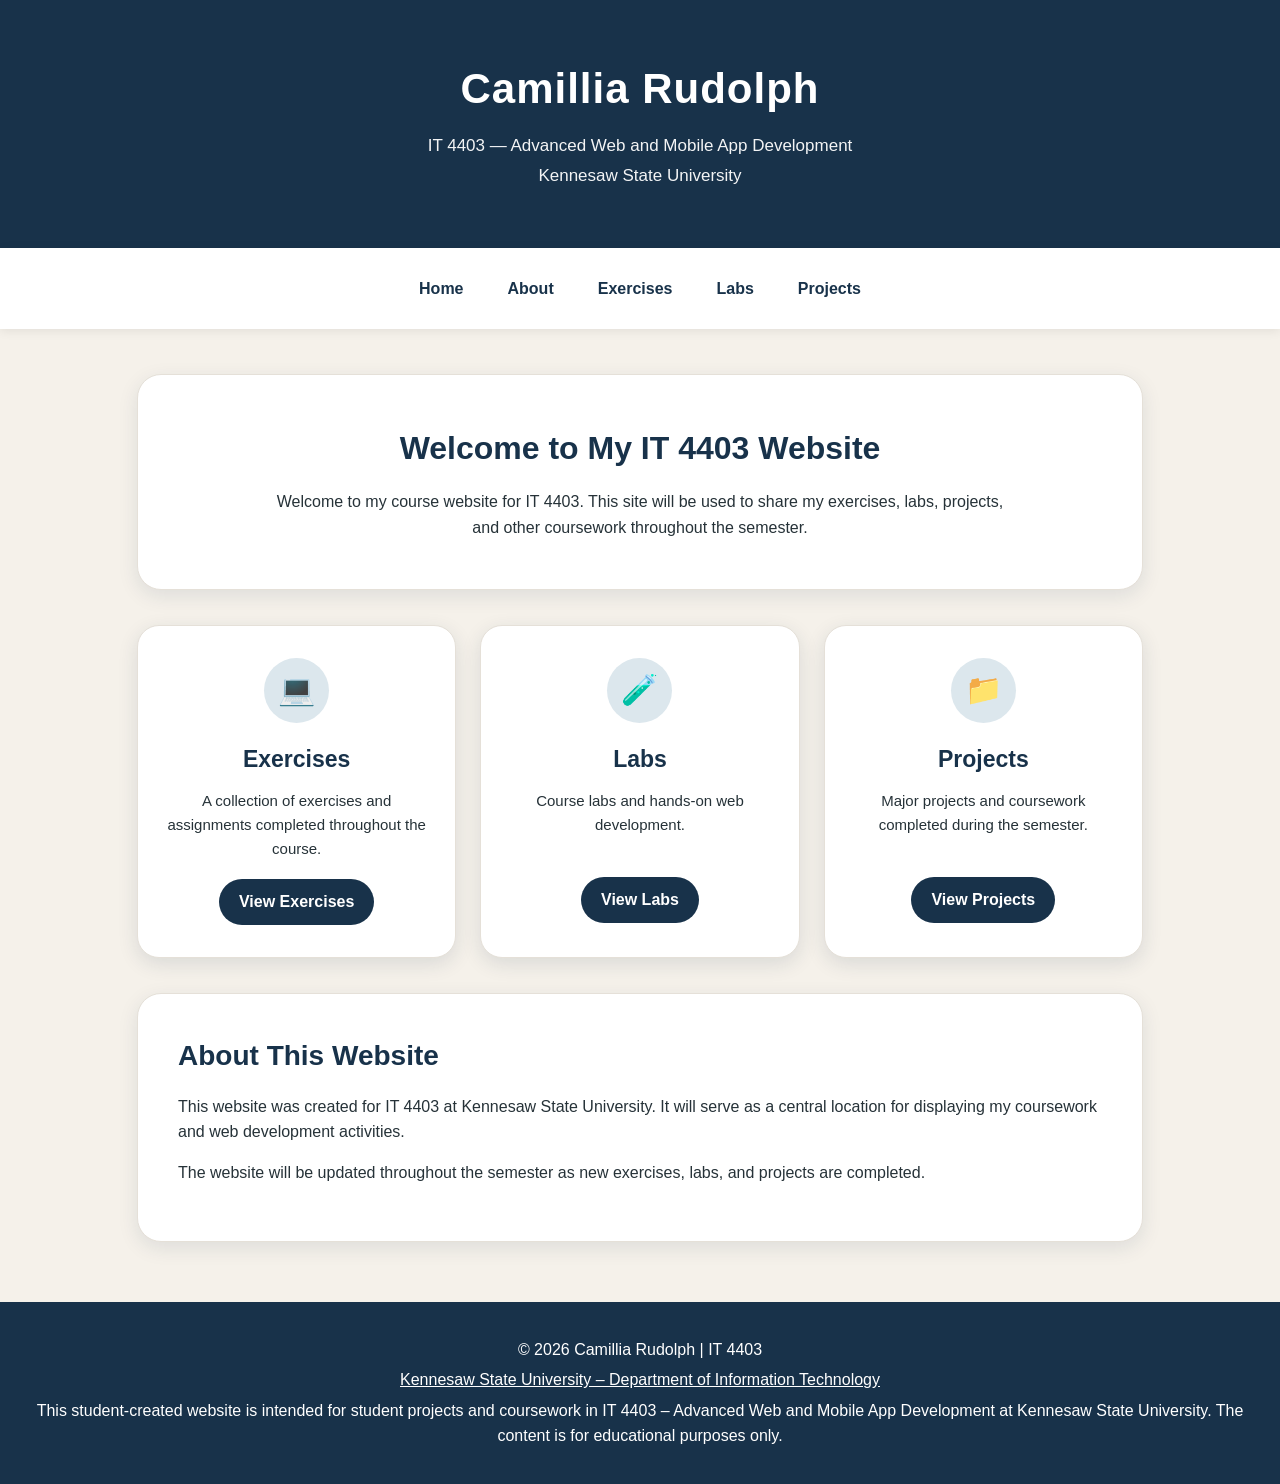
<file: index.html>
<!DOCTYPE html>
<html lang="en">
<head>
    <meta charset="UTF-8">
    <meta name="viewport" content="width=device-width, initial-scale=1.0">

    <title>Camillia Rudolph | IT 4403</title>

    <style>
        * {
            box-sizing: border-box;
            margin: 0;
            padding: 0;
        }

        body {
            font-family: Arial, Helvetica, sans-serif;
            background: #f5f1ea;
            color: #263238;
            line-height: 1.6;
        }

        header {
            background: #18324a;
            color: white;
            padding: 55px 20px;
            text-align: center;
        }

        header h1 {
            font-size: 42px;
            margin-bottom: 10px;
            letter-spacing: 1px;
        }

        header p {
            font-size: 17px;
            opacity: 0.95;
            margin: 3px 0;
        }

        nav {
            background: white;
            display: flex;
            justify-content: center;
            flex-wrap: wrap;
            gap: 8px;
            padding: 18px;
            box-shadow: 0 2px 10px rgba(0, 0, 0, 0.08);
            position: sticky;
            top: 0;
            z-index: 10;
        }

        nav a {
            text-decoration: none;
            color: #18324a;
            font-weight: bold;
            padding: 10px 18px;
            border-radius: 25px;
            transition: 0.2s ease;
        }

        nav a:hover {
            background: #dce7ed;
            transform: translateY(-2px);
        }

        .container {
            max-width: 1050px;
            margin: 45px auto;
            padding: 0 22px;
        }

        .welcome {
            background: white;
            padding: 48px 40px;
            border-radius: 24px;
            text-align: center;
            box-shadow: 0 6px 20px rgba(24, 50, 74, 0.10);
            margin-bottom: 35px;
            border: 1px solid #e5e0d8;
        }

        .welcome h2 {
            color: #18324a;
            margin-bottom: 15px;
            font-size: 32px;
        }

        .welcome p {
            max-width: 750px;
            margin: 0 auto;
            font-size: 16px;
        }

        .cards {
            display: grid;
            grid-template-columns: repeat(3, 1fr);
            gap: 24px;
            margin-top: 10px;
        }

        .card {
            background: white;
            padding: 32px 25px;
            border-radius: 22px;
            text-align: center;
            box-shadow: 0 6px 20px rgba(24, 50, 74, 0.12);
            border: 1px solid #e5e0d8;
            transition: transform 0.2s ease, box-shadow 0.2s ease;
        }

        .card:hover {
            transform: translateY(-5px);
            box-shadow: 0 10px 25px rgba(24, 50, 74, 0.18);
        }

        .card-icon {
            width: 65px;
            height: 65px;
            margin: 0 auto 18px;
            display: flex;
            align-items: center;
            justify-content: center;
            background: #dce7ed;
            border-radius: 50%;
            font-size: 30px;
        }

        .card h3 {
            color: #18324a;
            margin-bottom: 12px;
            font-size: 23px;
        }

        .card p {
            min-height: 70px;
            font-size: 15px;
        }

        .card a {
            display: inline-block;
            margin-top: 18px;
            text-decoration: none;
            background: #18324a;
            color: white;
            padding: 10px 20px;
            border-radius: 25px;
            font-weight: bold;
            transition: 0.2s ease;
        }

        .card a:hover {
            background: #31566f;
            transform: translateY(-2px);
        }

        .about {
            background: white;
            margin-top: 35px;
            padding: 40px;
            border-radius: 24px;
            box-shadow: 0 6px 20px rgba(24, 50, 74, 0.10);
            border: 1px solid #e5e0d8;
        }

        .about h2 {
            color: #18324a;
            margin-bottom: 15px;
            font-size: 28px;
        }

        .about p {
            margin-bottom: 15px;
        }

        footer {
            background: #18324a;
            color: white;
            text-align: center;
            padding: 30px 20px;
            margin-top: 60px;
        }

        footer p {
            margin: 5px 0;
        }

        @media (max-width: 700px) {

            header {
                padding: 40px 20px;
            }

            header h1 {
                font-size: 32px;
            }

            header p {
                font-size: 15px;
            }

            nav {
                position: static;
            }

            .cards {
                grid-template-columns: 1fr;
            }

            .welcome,
            .about {
                padding: 28px 22px;
            }

            .welcome h2 {
                font-size: 27px;
            }
        }
    </style>
</head>

<body>

    <header>
        <h1>Camillia Rudolph</h1>
        <p>IT 4403 — Advanced Web and Mobile App Development</p>
        <p>Kennesaw State University</p>
    </header>

    <nav>
        <a href="index.html">Home</a>
        <a href="about.html">About</a>
        <a href="exercises.html">Exercises</a>
        <a href="labs.html">Labs</a>
        <a href="projects.html">Projects</a>
    </nav>

    <main class="container">

        <section id="home" class="welcome">
            <h2>Welcome to My IT 4403 Website</h2>

            <p>
                Welcome to my course website for IT 4403.
                This site will be used to share my exercises, labs,
                projects, and other coursework throughout the semester.
            </p>
        </section>

        <section class="cards">

            <div id="exercises" class="card">

                <div class="card-icon">💻</div>

                <h3>Exercises</h3>

                <p>
                    A collection of exercises and assignments
                    completed throughout the course.
                </p>

                <a href="exercises.html">View Exercises</a>

            </div>

            <div id="labs" class="card">

                <div class="card-icon">🧪</div>

                <h3>Labs</h3>

                <p>
                    Course labs and hands-on web development.
                </p>

                <a href="labs.html">View Labs</a>

            </div>

            <div id="projects" class="card">

                <div class="card-icon">📁</div>

                <h3>Projects</h3>

                <p>
                    Major projects and coursework completed
                    during the semester.
                </p>

                <a href="projects.html">View Projects</a>

            </div>

        </section>

        <section id="about" class="about">

            <h2>About This Website</h2>

            <p>
                This website was created for IT 4403 at Kennesaw State
                University. It will serve as a central location for
                displaying my coursework and web development activities.
            </p>

            <p>
                The website will be updated throughout the semester
                as new exercises, labs, and projects are completed.
            </p>

        </section>

    </main>
<footer>
    <p>© 2026 Camillia Rudolph | IT 4403</p>

    <p>
        <a href="https://campus.kennesaw.edu/colleges-departments/ccse/academics/information-technology/index.php"
           target="_blank"
           style="color: white; text-decoration: underline;">
            Kennesaw State University – Department of Information Technology
        </a>
    </p>

    <p>
        This student-created website is intended for student projects
        and coursework in IT 4403 – Advanced Web and Mobile App Development
        at Kennesaw State University. The content is for educational
        purposes only.
    </p>
</footer>

</body>
</html>
</file>
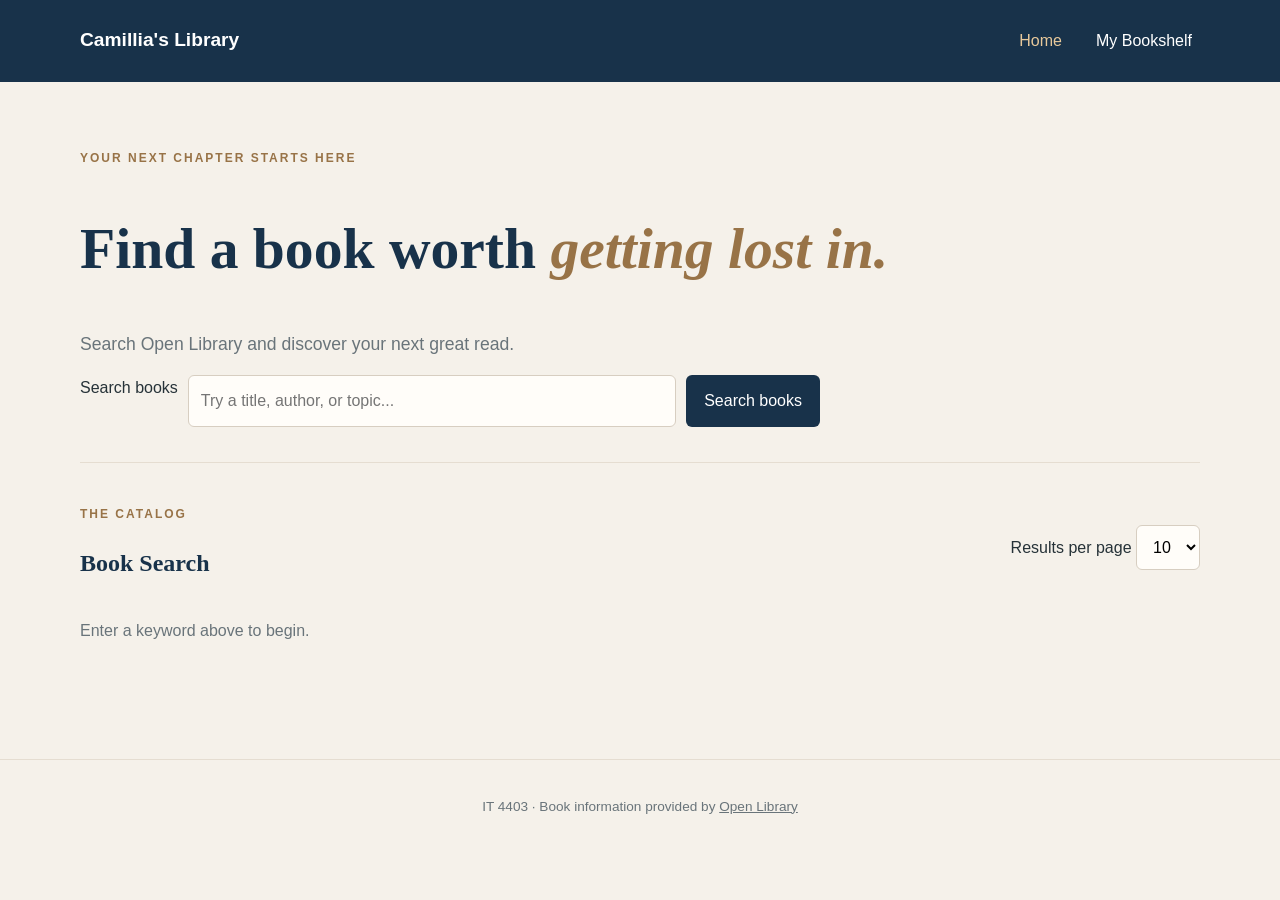
<file: milestone2/index.html>
<!DOCTYPE html>
<html lang="en">
<head>
  <meta charset="UTF-8">
  <meta name="viewport" content="width=device-width, initial-scale=1.0">
  <title>Book Search | Camillia's Library</title>
  <link rel="stylesheet" href="css/style.css">
  <script src="js/search.js" defer></script>
</head>
<body>
  <header class="site-header">
    <div class="nav-wrap">
      <a class="brand" href="index.html">Camillia's Library</a>
      <nav aria-label="Main navigation">
        <a href="index.html" aria-current="page">Home</a>
        <a href="bookshelf.html">My Bookshelf</a>
      </nav>
    </div>
  </header>

  <main class="container">
    <section class="hero">
      <p class="eyebrow">YOUR NEXT CHAPTER STARTS HERE</p>
      <h1>Find a book worth <em>getting lost in.</em></h1>
      <p class="hero-copy">Search Open Library and discover your next great read.</p>

      <form id="search-form" class="search-form">
        <label class="sr-only" for="search-input">Search books</label>
        <input
          id="search-input"
          type="search"
          placeholder="Try a title, author, or topic..."
          required
        >
        <button type="submit">Search books</button>
      </form>
    </section>

    <section class="results-section">
      <div class="section-heading">
        <div>
          <p class="eyebrow">THE CATALOG</p>
          <h2>Book Search</h2>
        </div>

        <label for="page-size">
          Results per page
          <select id="page-size">
            <option value="10">10</option>
            <option value="20">20</option>
            <option value="30">30</option>
            <option value="60">60</option>
          </select>
        </label>
      </div>

      <p id="search-status" class="status-message" role="status">
        Enter a keyword above to begin.
      </p>

      <div id="search-results" class="book-grid"></div>

      <div id="pagination" class="pagination-wrap" hidden>
        <label for="page-select">Choose page</label>
        <select id="page-select"></select>
      </div>
    </section>
  </main>

  <footer class="site-footer">
    <p>
      IT 4403 · Book information provided by
      <a href="https://openlibrary.org/" target="_blank" rel="noopener noreferrer">Open Library</a>
    </p>
  </footer>
</body>
</html>
</file>
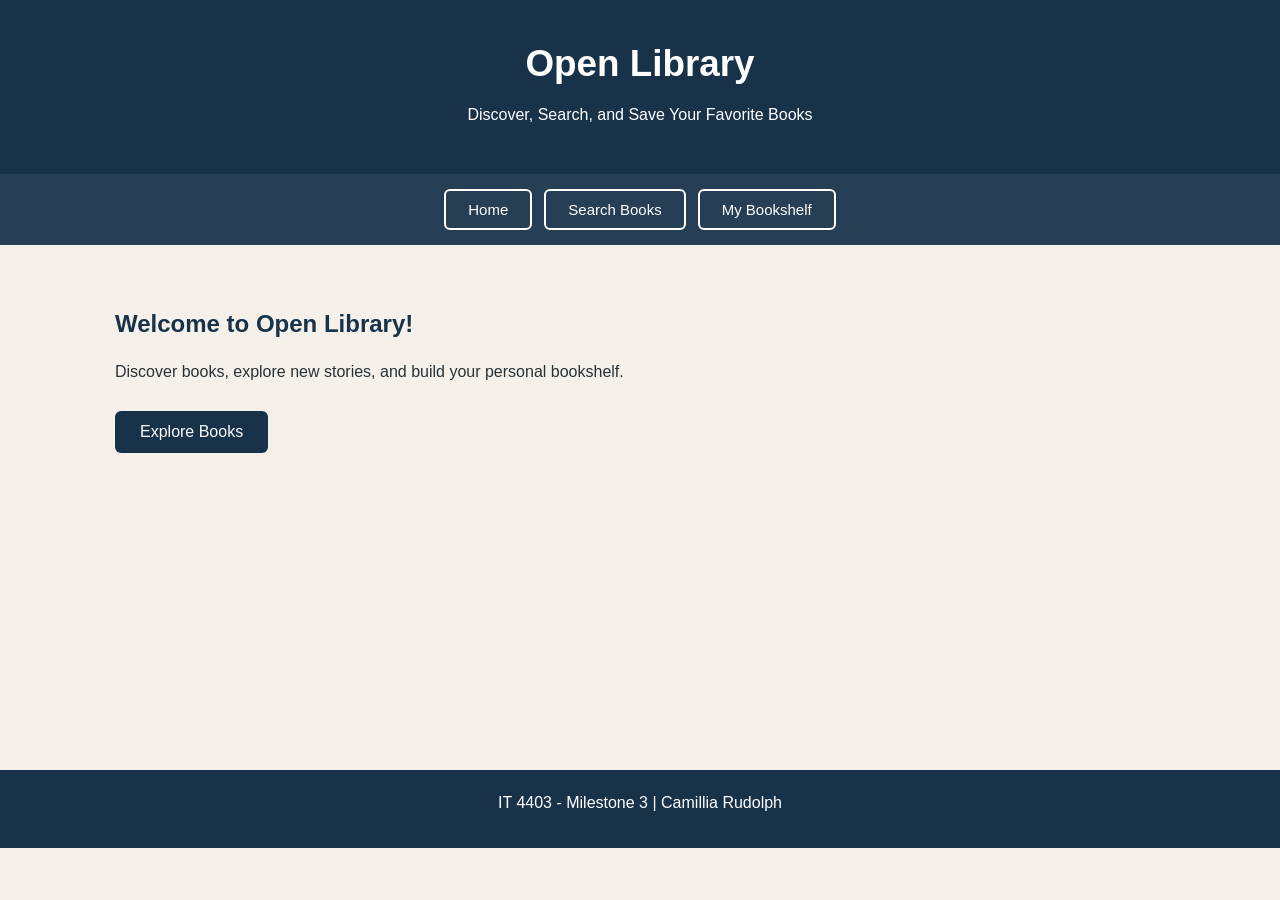
<file: milestone3/index.html>
<!DOCTYPE html>
<html lang="en">
<head>
    <meta charset="UTF-8">
    <meta name="viewport" content="width=device-width, initial-scale=1.0">
    <title>Open Library - Milestone 3</title>

    <link rel="stylesheet" href="style.css">

    <script src="https://code.jquery.com/jquery-3.7.1.min.js"></script>
    <script defer src="app.js"></script>
</head>

<body>

    <header>
        <h1>Open Library</h1>
        <p>Discover, Search, and Save Your Favorite Books</p>
    </header>

    <nav>
        <button id="homeBtn">Home</button>
        <button id="searchBtn">Search Books</button>
        <button id="bookshelfBtn">My Bookshelf</button>
    </nav>

    <main id="app">
        <section id="home">
            <h2>Welcome to Open Library!</h2>
            <p>Find your next favorite book.</p>
            <button id="startSearch">Explore Books</button>
        </section>
    </main>

    <footer>
        <p>IT 4403 - Milestone 3 | Camillia Rudolph</p>
    </footer>

</body>
</html>
</file>
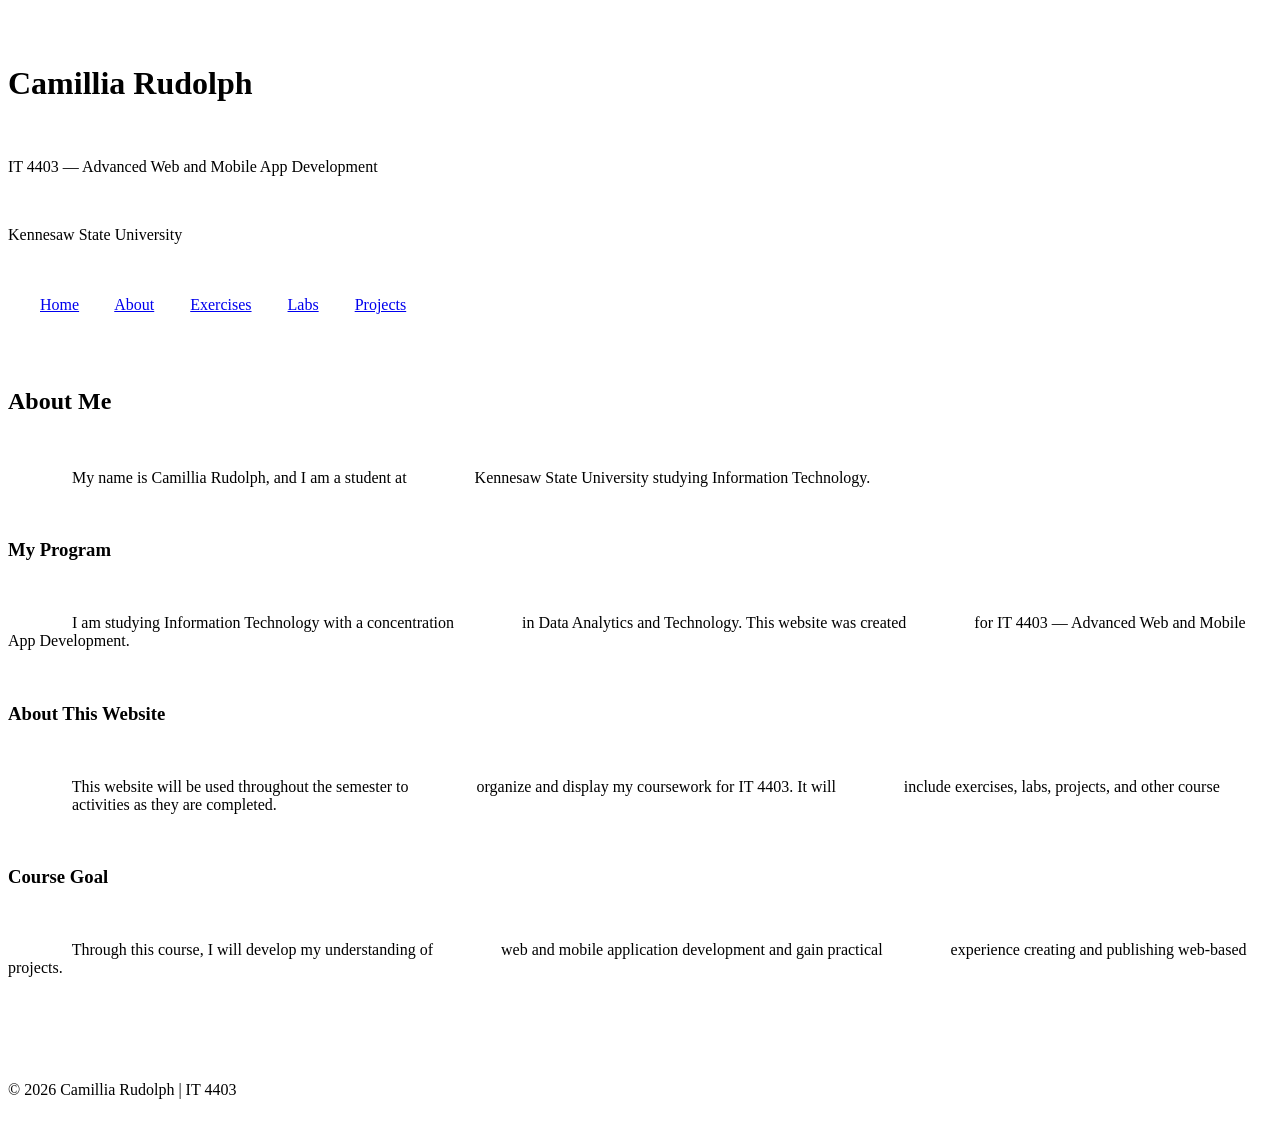
<file: About.html>
<!DOCTYPE html>
<html lang="en">
<head>
    <meta charset="UTF-8">
    <meta name="viewport" content="width=device-width, initial-scale=1.0">

    <title>About | Camillia Rudolph</title>

    <style>
        * {
            box-sizing: border-box;
            margin: 0;
            padding: 0;
        }

        body {
            font-family: Arial, Helvetica, sans-serif;
            background: #f5f1ea;
            color: #263238;
            line-height: 1.6;
        }

        header {
            background: #18324a;
            color: white;
            padding: 45px 20px;
            text-align: center;
        }

        header h1 {
            font-size: 38px;
            margin-bottom: 8px;
        }

        header p {
            font-size: 17px;
        }

        nav {
            background: white;
            display: flex;
            justify-content: center;
            flex-wrap: wrap;
            gap: 10px;
            padding: 18px;
            box-shadow: 0 2px 8px rgba(0,0,0,0.08);
        }

        nav a {
            text-decoration: none;
            color: #18324a;
            font-weight: bold;
            padding: 10px 18px;
            border-radius: 20px;
        }

        nav a:hover {
            background: #dce7ed;
        }

        .container {
            max-width: 900px;
            margin: 40px auto;
            padding: 0 20px;
        }

        .content {
            background: white;
            padding: 40px;
            border-radius: 18px;
            box-shadow: 0 4px 15px rgba(0,0,0,0.08);
        }

        .content h2 {
            color: #18324a;
            margin-bottom: 20px;
            font-size: 30px;
        }

        .content h3 {
            color: #18324a;
            margin-top: 25px;
            margin-bottom: 10px;
        }

        footer {
            background: #18324a;
            color: white;
            text-align: center;
            padding: 25px;
            margin-top: 50px;
        }

        @media (max-width: 700px) {
            header h1 {
                font-size: 30px;
            }

            .content {
                padding: 25px;
            }
        }
    </style>
</head>

<body>

    <header>
        <h1>Camillia Rudolph</h1>
        <p>IT 4403 — Advanced Web and Mobile App Development</p>
        <p>Kennesaw State University</p>
    </header>

    <nav>
        <a href="index.html">Home</a>
        <a href="about.html">About</a>
        <a href="exercises.html">Exercises</a>
        <a href="labs.html">Labs</a>
        <a href="projects.html">Projects</a>
    </nav>

    <main class="container">

        <section class="content">

            <h2>About Me</h2>

            <p>
                My name is Camillia Rudolph, and I am a student at
                Kennesaw State University studying Information Technology.
            </p>

            <h3>My Program</h3>

            <p>
                I am studying Information Technology with a concentration
                in Data Analytics and Technology. This website was created
                for IT 4403 — Advanced Web and Mobile App Development.
            </p>

            <h3>About This Website</h3>

            <p>
                This website will be used throughout the semester to
                organize and display my coursework for IT 4403. It will
                include exercises, labs, projects, and other course
                activities as they are completed.
            </p>

            <h3>Course Goal</h3>

            <p>
                Through this course, I will develop my understanding of
                web and mobile application development and gain practical
                experience creating and publishing web-based projects.
            </p>

        </section>

    </main>

    <footer>
        <p>© 2026 Camillia Rudolph | IT 4403</p>
    </footer>

</body>
</html>
</file>
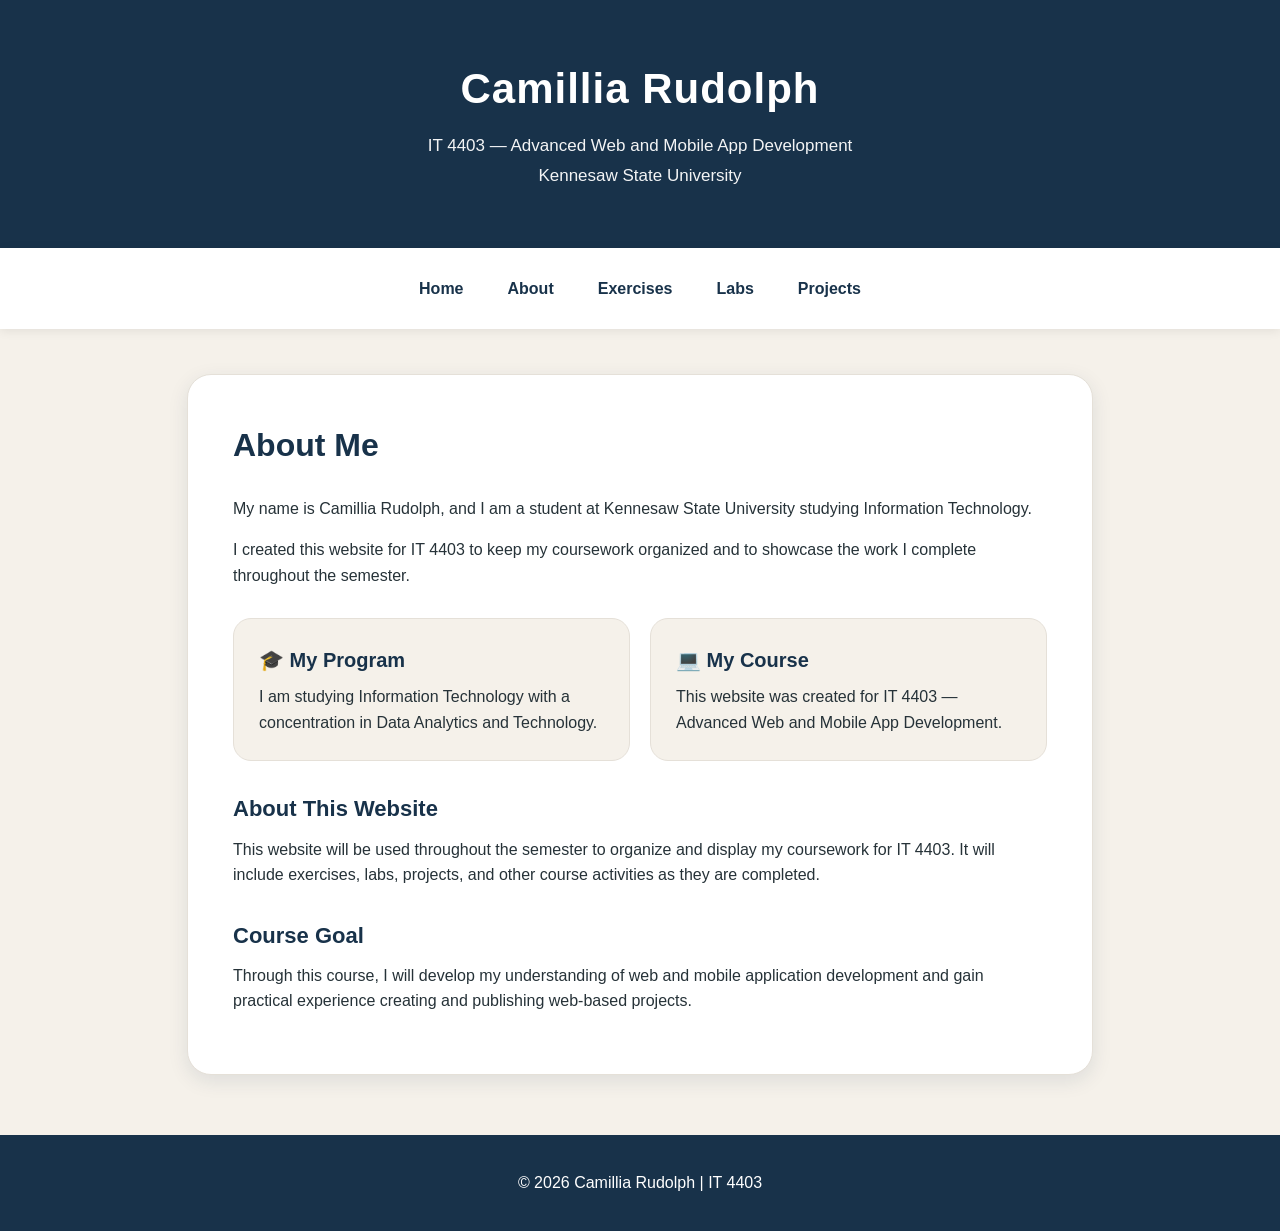
<file: about.html>
<!DOCTYPE html>
<html lang="en">
<head>
    <meta charset="UTF-8">
    <meta name="viewport" content="width=device-width, initial-scale=1.0">

    <title>About | Camillia Rudolph</title>

    <style>
        * {
            box-sizing: border-box;
            margin: 0;
            padding: 0;
        }

        body {
            font-family: Arial, Helvetica, sans-serif;
            background: #f5f1ea;
            color: #263238;
            line-height: 1.6;
        }

        header {
            background: #18324a;
            color: white;
            padding: 55px 20px;
            text-align: center;
        }

        header h1 {
            font-size: 42px;
            margin-bottom: 10px;
            letter-spacing: 1px;
        }

        header p {
            font-size: 17px;
            opacity: 0.95;
            margin: 3px 0;
        }

        nav {
            background: white;
            display: flex;
            justify-content: center;
            flex-wrap: wrap;
            gap: 8px;
            padding: 18px;
            box-shadow: 0 2px 10px rgba(0, 0, 0, 0.08);
            position: sticky;
            top: 0;
            z-index: 10;
        }

        nav a {
            text-decoration: none;
            color: #18324a;
            font-weight: bold;
            padding: 10px 18px;
            border-radius: 25px;
            transition: 0.2s ease;
        }

        nav a:hover {
            background: #dce7ed;
            transform: translateY(-2px);
        }

        .container {
            max-width: 950px;
            margin: 45px auto;
            padding: 0 22px;
        }

        .content {
            background: white;
            padding: 45px;
            border-radius: 24px;
            box-shadow: 0 6px 20px rgba(24, 50, 74, 0.10);
            border: 1px solid #e5e0d8;
        }

        .content h2 {
            color: #18324a;
            margin-bottom: 25px;
            font-size: 32px;
        }

        .content h3 {
            color: #18324a;
            margin-top: 30px;
            margin-bottom: 10px;
            font-size: 22px;
        }

        .content p {
            margin-bottom: 15px;
            font-size: 16px;
        }

        .info-boxes {
            display: grid;
            grid-template-columns: repeat(2, 1fr);
            gap: 20px;
            margin-top: 30px;
        }

        .info-box {
            background: #f5f1ea;
            padding: 25px;
            border-radius: 18px;
            border: 1px solid #e5e0d8;
        }

        .info-box h3 {
            margin-top: 0;
            margin-bottom: 8px;
            font-size: 20px;
        }

        .info-box p {
            margin-bottom: 0;
        }

        footer {
            background: #18324a;
            color: white;
            text-align: center;
            padding: 30px 20px;
            margin-top: 60px;
        }

        footer p {
            margin: 5px 0;
        }

        @media (max-width: 700px) {

            header {
                padding: 40px 20px;
            }

            header h1 {
                font-size: 32px;
            }

            header p {
                font-size: 15px;
            }

            nav {
                position: static;
            }

            .content {
                padding: 28px 22px;
            }

            .content h2 {
                font-size: 27px;
            }

            .info-boxes {
                grid-template-columns: 1fr;
            }
        }
    </style>
</head>

<body>

    <header>
        <h1>Camillia Rudolph</h1>
        <p>IT 4403 — Advanced Web and Mobile App Development</p>
        <p>Kennesaw State University</p>
    </header>

    <nav>
        <a href="index.html">Home</a>
        <a href="about.html">About</a>
        <a href="exercises.html">Exercises</a>
        <a href="labs.html">Labs</a>
        <a href="projects.html">Projects</a>
    </nav>

    <main class="container">

        <section class="content">

            <h2>About Me</h2>

            <p>
                My name is Camillia Rudolph, and I am a student at
                Kennesaw State University studying Information Technology.
            </p>

            <p>
                I created this website for IT 4403 to keep my coursework
                organized and to showcase the work I complete throughout
                the semester.
            </p>

            <div class="info-boxes">

                <div class="info-box">
                    <h3>🎓 My Program</h3>

                    <p>
                        I am studying Information Technology with a
                        concentration in Data Analytics and Technology.
                    </p>
                </div>

                <div class="info-box">
                    <h3>💻 My Course</h3>

                    <p>
                        This website was created for IT 4403 —
                        Advanced Web and Mobile App Development.
                    </p>
                </div>

            </div>

            <h3>About This Website</h3>

            <p>
                This website will be used throughout the semester to
                organize and display my coursework for IT 4403. It will
                include exercises, labs, projects, and other course
                activities as they are completed.
            </p>

            <h3>Course Goal</h3>

            <p>
                Through this course, I will develop my understanding of
                web and mobile application development and gain practical
                experience creating and publishing web-based projects.
            </p>

        </section>

    </main>

    <footer>
        <p>© 2026 Camillia Rudolph | IT 4403</p>
    </footer>

</body>
</html>
</file>
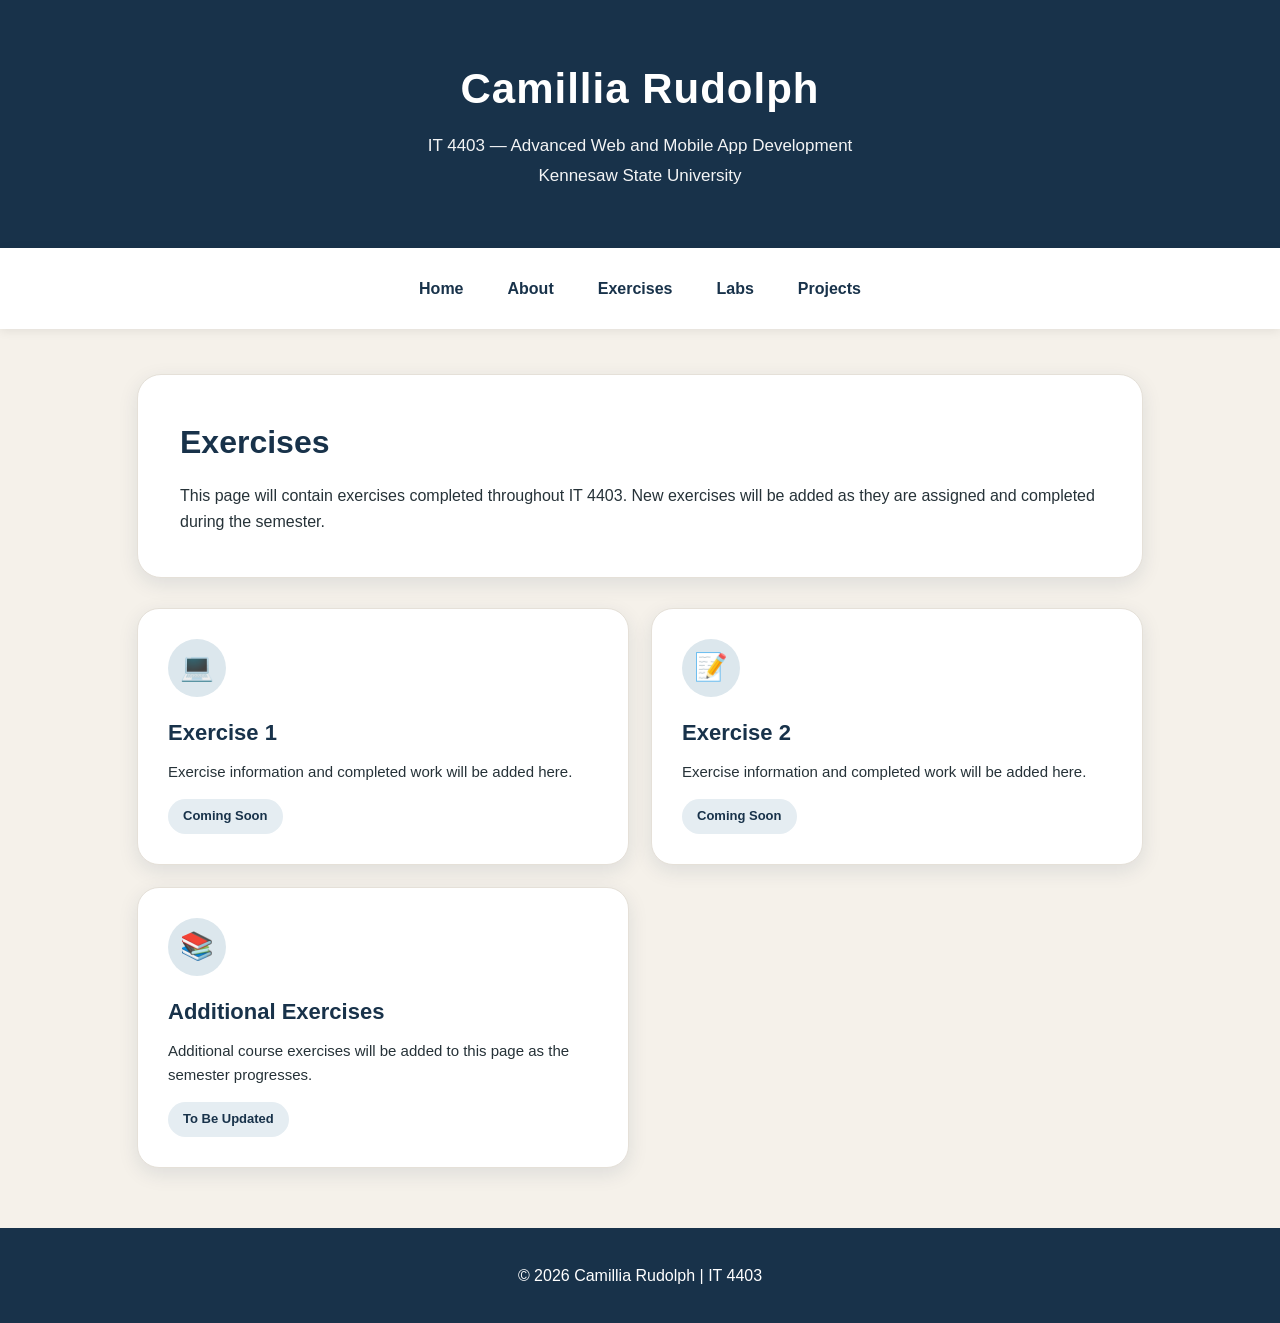
<file: exercises.html>
<!DOCTYPE html>
<html lang="en">
<head>
    <meta charset="UTF-8">
    <meta name="viewport" content="width=device-width, initial-scale=1.0">

    <title>Exercises | Camillia Rudolph</title>

    <style>
        * {
            box-sizing: border-box;
            margin: 0;
            padding: 0;
        }

        body {
            font-family: Arial, Helvetica, sans-serif;
            background: #f5f1ea;
            color: #263238;
            line-height: 1.6;
        }

        header {
            background: #18324a;
            color: white;
            padding: 55px 20px;
            text-align: center;
        }

        header h1 {
            font-size: 42px;
            margin-bottom: 10px;
            letter-spacing: 1px;
        }

        header p {
            font-size: 17px;
            opacity: 0.95;
            margin: 3px 0;
        }

        nav {
            background: white;
            display: flex;
            justify-content: center;
            flex-wrap: wrap;
            gap: 8px;
            padding: 18px;
            box-shadow: 0 2px 10px rgba(0, 0, 0, 0.08);
            position: sticky;
            top: 0;
            z-index: 10;
        }

        nav a {
            text-decoration: none;
            color: #18324a;
            font-weight: bold;
            padding: 10px 18px;
            border-radius: 25px;
            transition: 0.2s ease;
        }

        nav a:hover {
            background: #dce7ed;
            transform: translateY(-2px);
        }

        .container {
            max-width: 1050px;
            margin: 45px auto;
            padding: 0 22px;
        }

        .intro {
            background: white;
            padding: 42px;
            border-radius: 24px;
            box-shadow: 0 6px 20px rgba(24, 50, 74, 0.10);
            border: 1px solid #e5e0d8;
            margin-bottom: 30px;
        }

        .intro h2 {
            color: #18324a;
            margin-bottom: 15px;
            font-size: 32px;
        }

        .intro p {
            font-size: 16px;
        }

        .exercise-list {
            display: grid;
            grid-template-columns: repeat(2, 1fr);
            gap: 22px;
        }

        .exercise {
            background: white;
            padding: 30px;
            border-radius: 22px;
            box-shadow: 0 6px 20px rgba(24, 50, 74, 0.10);
            border: 1px solid #e5e0d8;
            transition: transform 0.2s ease, box-shadow 0.2s ease;
        }

        .exercise:hover {
            transform: translateY(-5px);
            box-shadow: 0 10px 25px rgba(24, 50, 74, 0.16);
        }

        .exercise-icon {
            width: 58px;
            height: 58px;
            display: flex;
            align-items: center;
            justify-content: center;
            background: #dce7ed;
            border-radius: 50%;
            font-size: 27px;
            margin-bottom: 18px;
        }

        .exercise h3 {
            color: #18324a;
            margin-bottom: 10px;
            font-size: 22px;
        }

        .exercise p {
            margin-bottom: 15px;
            font-size: 15px;
        }

        .status {
            display: inline-block;
            padding: 7px 15px;
            border-radius: 20px;
            background: #e5edf2;
            color: #18324a;
            font-weight: bold;
            font-size: 13px;
        }

        footer {
            background: #18324a;
            color: white;
            text-align: center;
            padding: 30px 20px;
            margin-top: 60px;
        }

        footer p {
            margin: 5px 0;
        }

        @media (max-width: 700px) {

            header {
                padding: 40px 20px;
            }

            header h1 {
                font-size: 32px;
            }

            header p {
                font-size: 15px;
            }

            nav {
                position: static;
            }

            .intro {
                padding: 28px 22px;
            }

            .intro h2 {
                font-size: 27px;
            }

            .exercise-list {
                grid-template-columns: 1fr;
            }
        }
    </style>
</head>

<body>

    <header>
        <h1>Camillia Rudolph</h1>
        <p>IT 4403 — Advanced Web and Mobile App Development</p>
        <p>Kennesaw State University</p>
    </header>

    <nav>
        <a href="index.html">Home</a>
        <a href="about.html">About</a>
        <a href="exercises.html">Exercises</a>
        <a href="labs.html">Labs</a>
        <a href="projects.html">Projects</a>
    </nav>

    <main class="container">

        <section class="intro">
            <h2>Exercises</h2>

            <p>
                This page will contain exercises completed throughout
                IT 4403. New exercises will be added as they are
                assigned and completed during the semester.
            </p>
        </section>

        <section class="exercise-list">

            <div class="exercise">

                <div class="exercise-icon">💻</div>

                <h3>Exercise 1</h3>

                <p>
                    Exercise information and completed work will be
                    added here.
                </p>

                <span class="status">Coming Soon</span>

            </div>

            <div class="exercise">

                <div class="exercise-icon">📝</div>

                <h3>Exercise 2</h3>

                <p>
                    Exercise information and completed work will be
                    added here.
                </p>

                <span class="status">Coming Soon</span>

            </div>

            <div class="exercise">

                <div class="exercise-icon">📚</div>

                <h3>Additional Exercises</h3>

                <p>
                    Additional course exercises will be added to this
                    page as the semester progresses.
                </p>

                <span class="status">To Be Updated</span>

            </div>

        </section>

    </main>

    <footer>
        <p>© 2026 Camillia Rudolph | IT 4403</p>
    </footer>

</body>
</html>
</file>
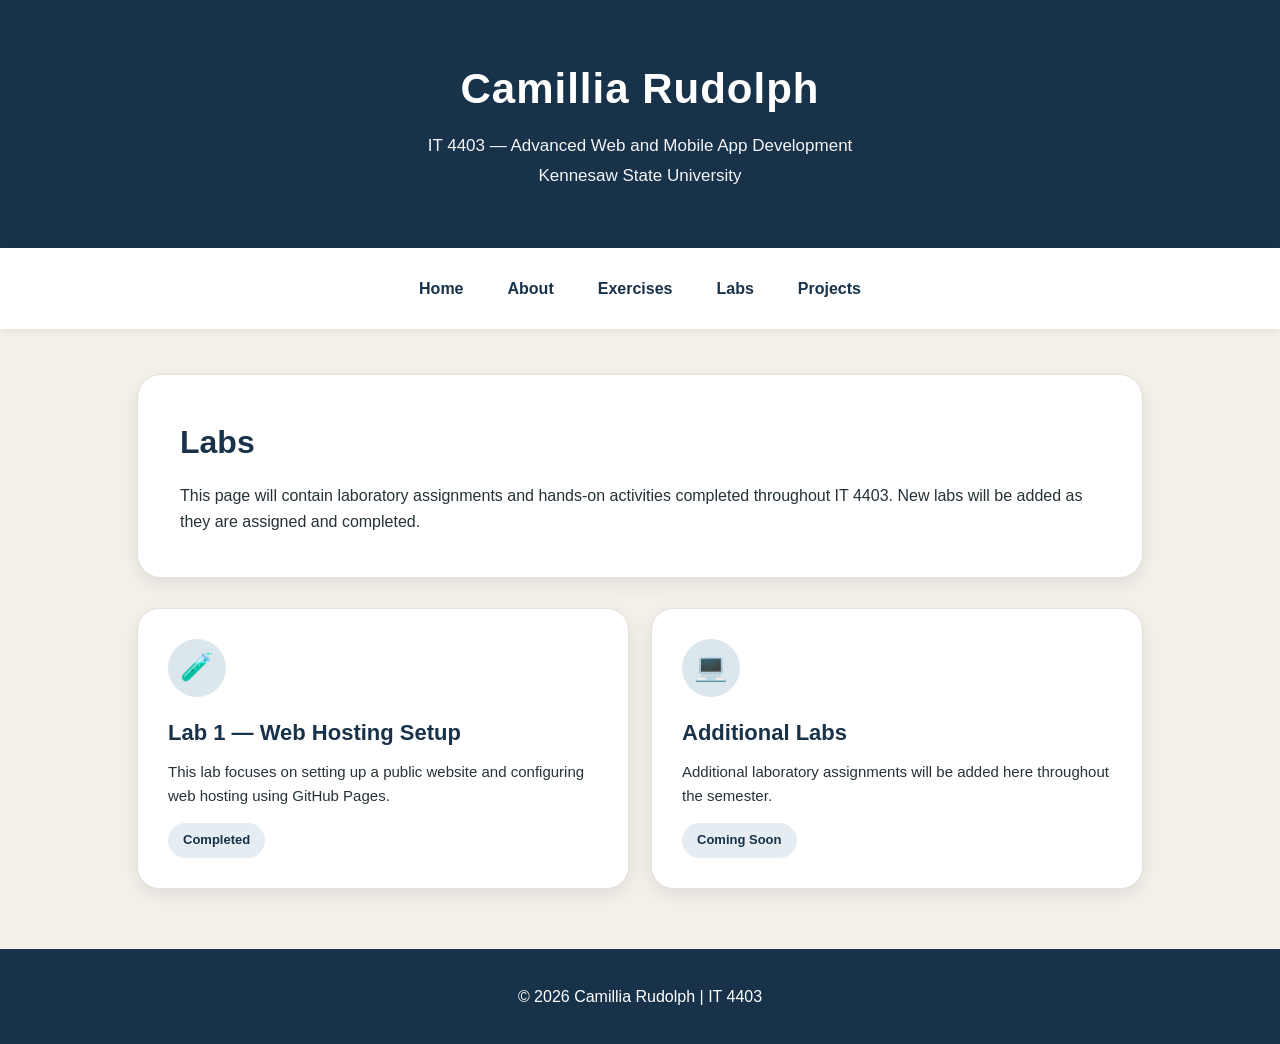
<file: labs.html>
<!DOCTYPE html>
<html lang="en">
<head>
    <meta charset="UTF-8">
    <meta name="viewport" content="width=device-width, initial-scale=1.0">

    <title>Labs | Camillia Rudolph</title>

    <style>
        * {
            box-sizing: border-box;
            margin: 0;
            padding: 0;
        }

        body {
            font-family: Arial, Helvetica, sans-serif;
            background: #f5f1ea;
            color: #263238;
            line-height: 1.6;
        }

        header {
            background: #18324a;
            color: white;
            padding: 55px 20px;
            text-align: center;
        }

        header h1 {
            font-size: 42px;
            margin-bottom: 10px;
            letter-spacing: 1px;
        }

        header p {
            font-size: 17px;
            opacity: 0.95;
            margin: 3px 0;
        }

        nav {
            background: white;
            display: flex;
            justify-content: center;
            flex-wrap: wrap;
            gap: 8px;
            padding: 18px;
            box-shadow: 0 2px 10px rgba(0, 0, 0, 0.08);
            position: sticky;
            top: 0;
            z-index: 10;
        }

        nav a {
            text-decoration: none;
            color: #18324a;
            font-weight: bold;
            padding: 10px 18px;
            border-radius: 25px;
            transition: 0.2s ease;
        }

        nav a:hover {
            background: #dce7ed;
            transform: translateY(-2px);
        }

        .container {
            max-width: 1050px;
            margin: 45px auto;
            padding: 0 22px;
        }

        .intro {
            background: white;
            padding: 42px;
            border-radius: 24px;
            box-shadow: 0 6px 20px rgba(24, 50, 74, 0.10);
            border: 1px solid #e5e0d8;
            margin-bottom: 30px;
        }

        .intro h2 {
            color: #18324a;
            margin-bottom: 15px;
            font-size: 32px;
        }

        .intro p {
            font-size: 16px;
        }

        .lab-list {
            display: grid;
            grid-template-columns: repeat(2, 1fr);
            gap: 22px;
        }

        .lab {
            background: white;
            padding: 30px;
            border-radius: 22px;
            box-shadow: 0 6px 20px rgba(24, 50, 74, 0.10);
            border: 1px solid #e5e0d8;
            transition: transform 0.2s ease, box-shadow 0.2s ease;
        }

        .lab:hover {
            transform: translateY(-5px);
            box-shadow: 0 10px 25px rgba(24, 50, 74, 0.16);
        }

        .lab-icon {
            width: 58px;
            height: 58px;
            display: flex;
            align-items: center;
            justify-content: center;
            background: #dce7ed;
            border-radius: 50%;
            font-size: 27px;
            margin-bottom: 18px;
        }

        .lab h3 {
            color: #18324a;
            margin-bottom: 10px;
            font-size: 22px;
        }

        .lab p {
            margin-bottom: 15px;
            font-size: 15px;
        }

        .status {
            display: inline-block;
            padding: 7px 15px;
            border-radius: 20px;
            background: #e5edf2;
            color: #18324a;
            font-weight: bold;
            font-size: 13px;
        }

        footer {
            background: #18324a;
            color: white;
            text-align: center;
            padding: 30px 20px;
            margin-top: 60px;
        }

        footer p {
            margin: 5px 0;
        }

        @media (max-width: 700px) {

            header {
                padding: 40px 20px;
            }

            header h1 {
                font-size: 32px;
            }

            header p {
                font-size: 15px;
            }

            nav {
                position: static;
            }

            .intro {
                padding: 28px 22px;
            }

            .intro h2 {
                font-size: 27px;
            }

            .lab-list {
                grid-template-columns: 1fr;
            }
        }
    </style>
</head>

<body>

    <header>
        <h1>Camillia Rudolph</h1>
        <p>IT 4403 — Advanced Web and Mobile App Development</p>
        <p>Kennesaw State University</p>
    </header>

    <nav>
        <a href="index.html">Home</a>
        <a href="about.html">About</a>
        <a href="exercises.html">Exercises</a>
        <a href="labs.html">Labs</a>
        <a href="projects.html">Projects</a>
    </nav>

    <main class="container">

        <section class="intro">

            <h2>Labs</h2>

            <p>
                This page will contain laboratory assignments and
                hands-on activities completed throughout IT 4403.
                New labs will be added as they are assigned and completed.
            </p>

        </section>

        <section class="lab-list">

            <div class="lab">

                <div class="lab-icon">🧪</div>

                <h3>Lab 1 — Web Hosting Setup</h3>

                <p>
                    This lab focuses on setting up a public website and
                    configuring web hosting using GitHub Pages.
                </p>

                <span class="status">Completed</span>

            </div>

            <div class="lab">

                <div class="lab-icon">💻</div>

                <h3>Additional Labs</h3>

                <p>
                    Additional laboratory assignments will be added here
                    throughout the semester.
                </p>

                <span class="status">Coming Soon</span>

            </div>

        </section>

    </main>

    <footer>
        <p>© 2026 Camillia Rudolph | IT 4403</p>
    </footer>

</body>
</html>
</file>
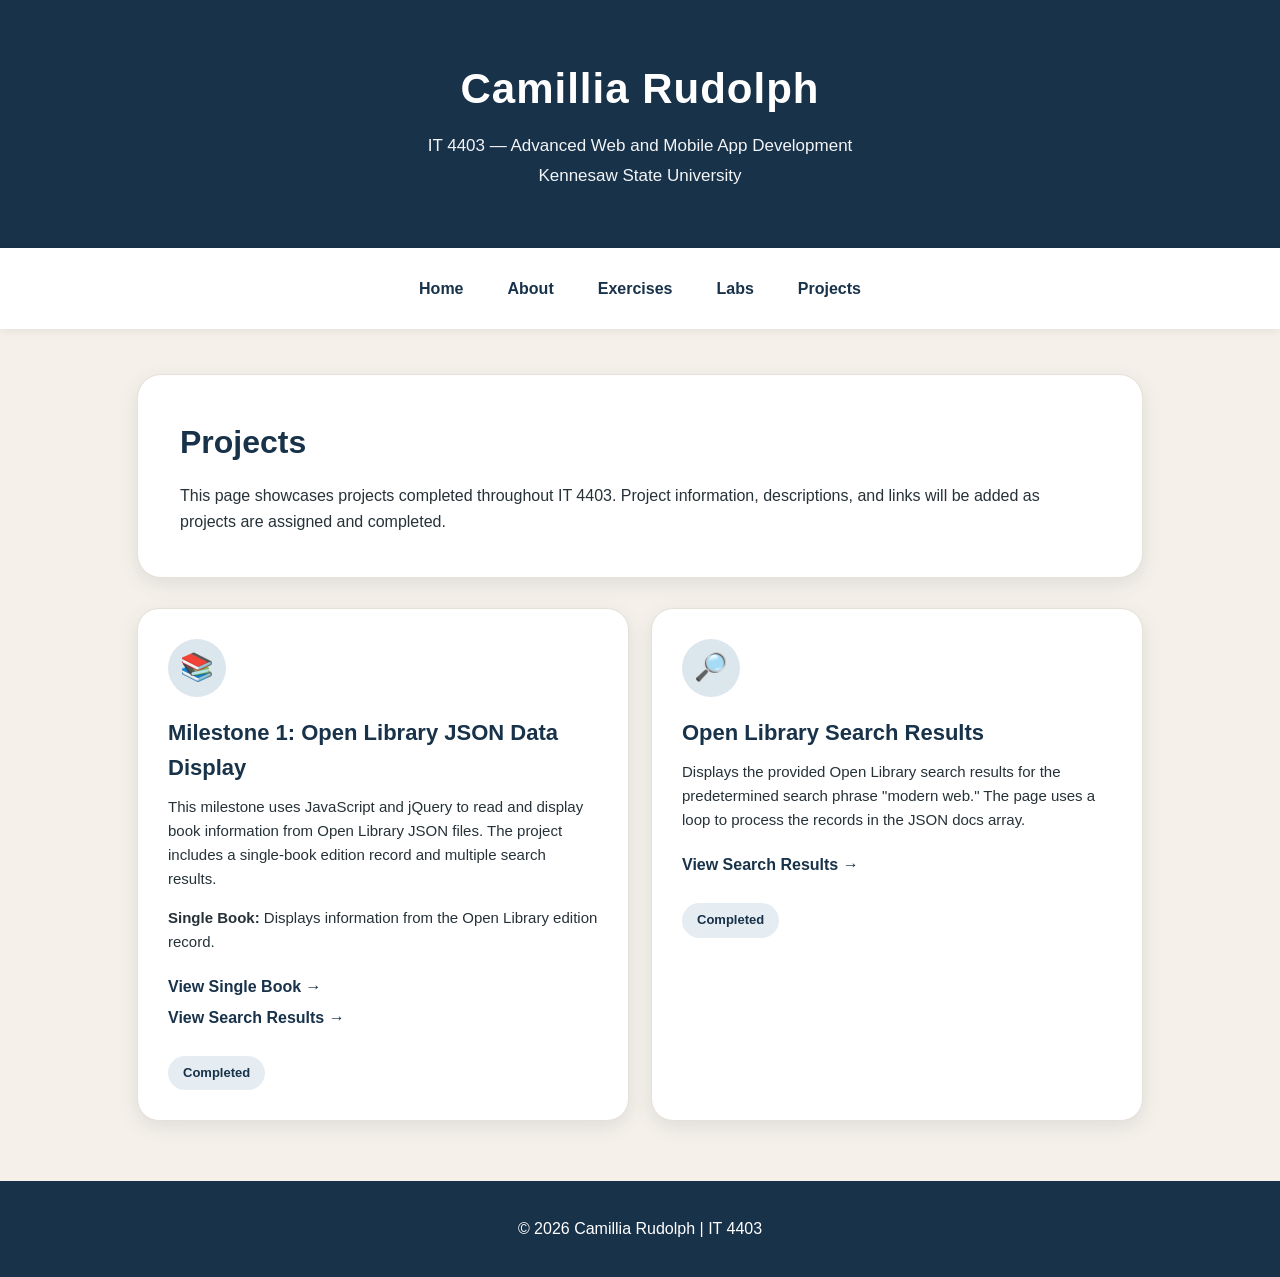
<file: projects.html>
<!DOCTYPE html>
<html lang="en">
<head>
    <meta charset="UTF-8">
    <meta name="viewport" content="width=device-width, initial-scale=1.0">

    <title>Projects | Camillia Rudolph</title>

    <style>
        * {
            box-sizing: border-box;
            margin: 0;
            padding: 0;
        }

        body {
            font-family: Arial, Helvetica, sans-serif;
            background: #f5f1ea;
            color: #263238;
            line-height: 1.6;
        }

        header {
            background: #18324a;
            color: white;
            padding: 55px 20px;
            text-align: center;
        }

        header h1 {
            font-size: 42px;
            margin-bottom: 10px;
            letter-spacing: 1px;
        }

        header p {
            font-size: 17px;
            opacity: 0.95;
            margin: 3px 0;
        }

        nav {
            background: white;
            display: flex;
            justify-content: center;
            flex-wrap: wrap;
            gap: 8px;
            padding: 18px;
            box-shadow: 0 2px 10px rgba(0, 0, 0, 0.08);
            position: sticky;
            top: 0;
            z-index: 10;
        }

        nav a {
            text-decoration: none;
            color: #18324a;
            font-weight: bold;
            padding: 10px 18px;
            border-radius: 25px;
            transition: 0.2s ease;
        }

        nav a:hover {
            background: #dce7ed;
            transform: translateY(-2px);
        }

        .container {
            max-width: 1050px;
            margin: 45px auto;
            padding: 0 22px;
        }

        .intro {
            background: white;
            padding: 42px;
            border-radius: 24px;
            box-shadow: 0 6px 20px rgba(24, 50, 74, 0.10);
            border: 1px solid #e5e0d8;
            margin-bottom: 30px;
        }

        .intro h2 {
            color: #18324a;
            margin-bottom: 15px;
            font-size: 32px;
        }

        .intro p {
            font-size: 16px;
        }

        .project-list {
            display: grid;
            grid-template-columns: repeat(2, 1fr);
            gap: 22px;
        }

        .project {
            background: white;
            padding: 30px;
            border-radius: 22px;
            box-shadow: 0 6px 20px rgba(24, 50, 74, 0.10);
            border: 1px solid #e5e0d8;
            transition: transform 0.2s ease, box-shadow 0.2s ease;
        }

        .project:hover {
            transform: translateY(-5px);
            box-shadow: 0 10px 25px rgba(24, 50, 74, 0.16);
        }

        .project-icon {
            width: 58px;
            height: 58px;
            display: flex;
            align-items: center;
            justify-content: center;
            background: #dce7ed;
            border-radius: 50%;
            font-size: 27px;
            margin-bottom: 18px;
        }

        .project h3 {
            color: #18324a;
            margin-bottom: 10px;
            font-size: 22px;
        }

        .project p {
            margin-bottom: 15px;
            font-size: 15px;
        }

        .project a {
            display: inline-block;
            color: #18324a;
            font-weight: bold;
            text-decoration: none;
            margin-top: 5px;
        }

        .project a:hover {
            text-decoration: underline;
        }

        .status {
            display: inline-block;
            padding: 7px 15px;
            border-radius: 20px;
            background: #e5edf2;
            color: #18324a;
            font-weight: bold;
            font-size: 13px;
        }

        footer {
            background: #18324a;
            color: white;
            text-align: center;
            padding: 30px 20px;
            margin-top: 60px;
        }

        footer p {
            margin: 5px 0;
        }

        @media (max-width: 700px) {

            header {
                padding: 40px 20px;
            }

            header h1 {
                font-size: 32px;
            }

            header p {
                font-size: 15px;
            }

            nav {
                position: static;
            }

            .intro {
                padding: 28px 22px;
            }

            .intro h2 {
                font-size: 27px;
            }

            .project-list {
                grid-template-columns: 1fr;
            }
        }
    </style>
</head>

<body>

    <header>
        <h1>Camillia Rudolph</h1>
        <p>IT 4403 — Advanced Web and Mobile App Development</p>
        <p>Kennesaw State University</p>
    </header>

    <nav>
        <a href="index.html">Home</a>
        <a href="about.html">About</a>
        <a href="exercises.html">Exercises</a>
        <a href="labs.html">Labs</a>
        <a href="projects.html">Projects</a>
    </nav>

    <main class="container">

        <section class="intro">

            <h2>Projects</h2>

            <p>
                This page showcases projects completed throughout
                IT 4403. Project information, descriptions, and links
                will be added as projects are assigned and completed.
            </p>

        </section>

        <section class="project-list">

            <!-- Milestone 1 -->

            <div class="project">

                <div class="project-icon">📚</div>

                <h3>Milestone 1: Open Library JSON Data Display</h3>

                <p>
                    This milestone uses JavaScript and jQuery to read
                    and display book information from Open Library JSON
                    files. The project includes a single-book edition
                    record and multiple search results.
                </p>

                <p>
                    <strong>Single Book:</strong>
                    Displays information from the Open Library edition
                    record.
                </p>

                <a href="milestone1-book.html">
                    View Single Book →
                </a>

                <br>

                <a href="milestone1-search.html">
                    View Search Results →
                </a>

                <br><br>

                <span class="status">Completed</span>

            </div>


            <!-- Search Results -->

            <div class="project">

                <div class="project-icon">🔎</div>

                <h3>Open Library Search Results</h3>

                <p>
                    Displays the provided Open Library search results
                    for the predetermined search phrase "modern web."
                    The page uses a loop to process the records in the
                    JSON docs array.
                </p>

                <a href="milestone1-search.html">
                    View Search Results →
                </a>

                <br><br>

                <span class="status">Completed</span>

            </div>

        </section>

    </main>

    <footer>
        <p>© 2026 Camillia Rudolph | IT 4403</p>
    </footer>

</body>
</html>
</file>
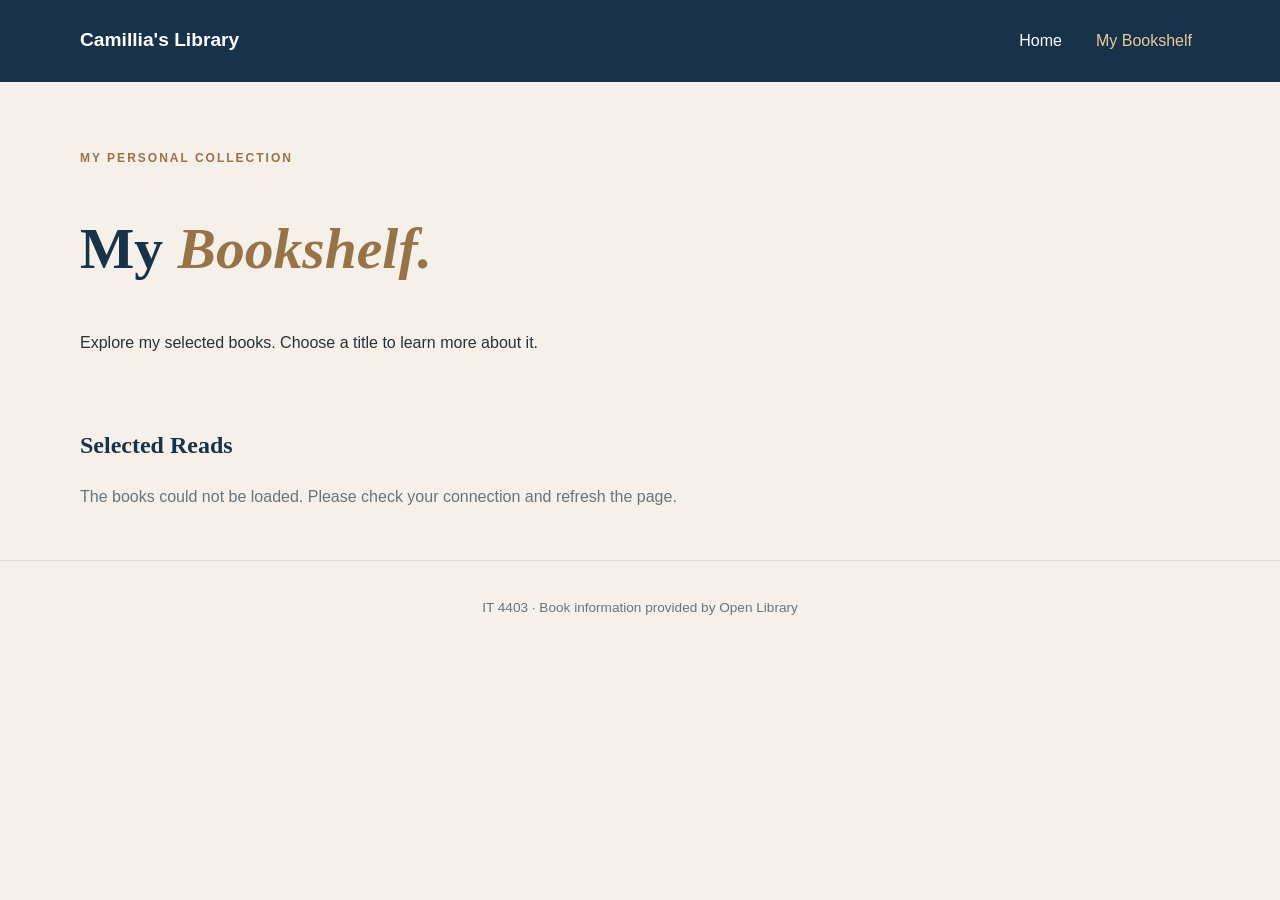
<file: milestone2/bookshelf.html>
<!DOCTYPE html>
<html lang="en">
<head>
  <meta charset="UTF-8">
  <meta name="viewport" content="width=device-width, initial-scale=1.0">
  <title>My Bookshelf | Camillia's Library</title>
  <link rel="stylesheet" href="css/style.css">
    <script src="js/bookshelf.js" defer></script>
</head>
<body>
  <header class="site-header">
    <div class="nav-wrap">
      <a class="brand" href="index.html">Camillia's Library</a>
      <nav aria-label="Main navigation">
        <a href="index.html">Home</a>
        <a href="bookshelf.html" aria-current="page">My Bookshelf</a>
      </nav>
    </div>
  </header>

  <main class="container">
    <section class="page-intro">
      <p class="eyebrow">MY PERSONAL COLLECTION</p>
      <h1>My <em>Bookshelf.</em></h1>
      <p>Explore my selected books. Choose a title to learn more about it.</p>
    </section>

    <section aria-labelledby="shelf-heading">
      <h2 id="shelf-heading">Selected Reads</h2>
      <p id="shelf-status" class="status-message" role="status">
        Loading your bookshelf…
      </p>
      <div id="bookshelf-grid" class="book-grid"></div>
    </section>
  </main>

  <footer class="site-footer">
    <p>IT 4403 · Book information provided by Open Library</p>
  </footer>
</body>
</html>
</file>
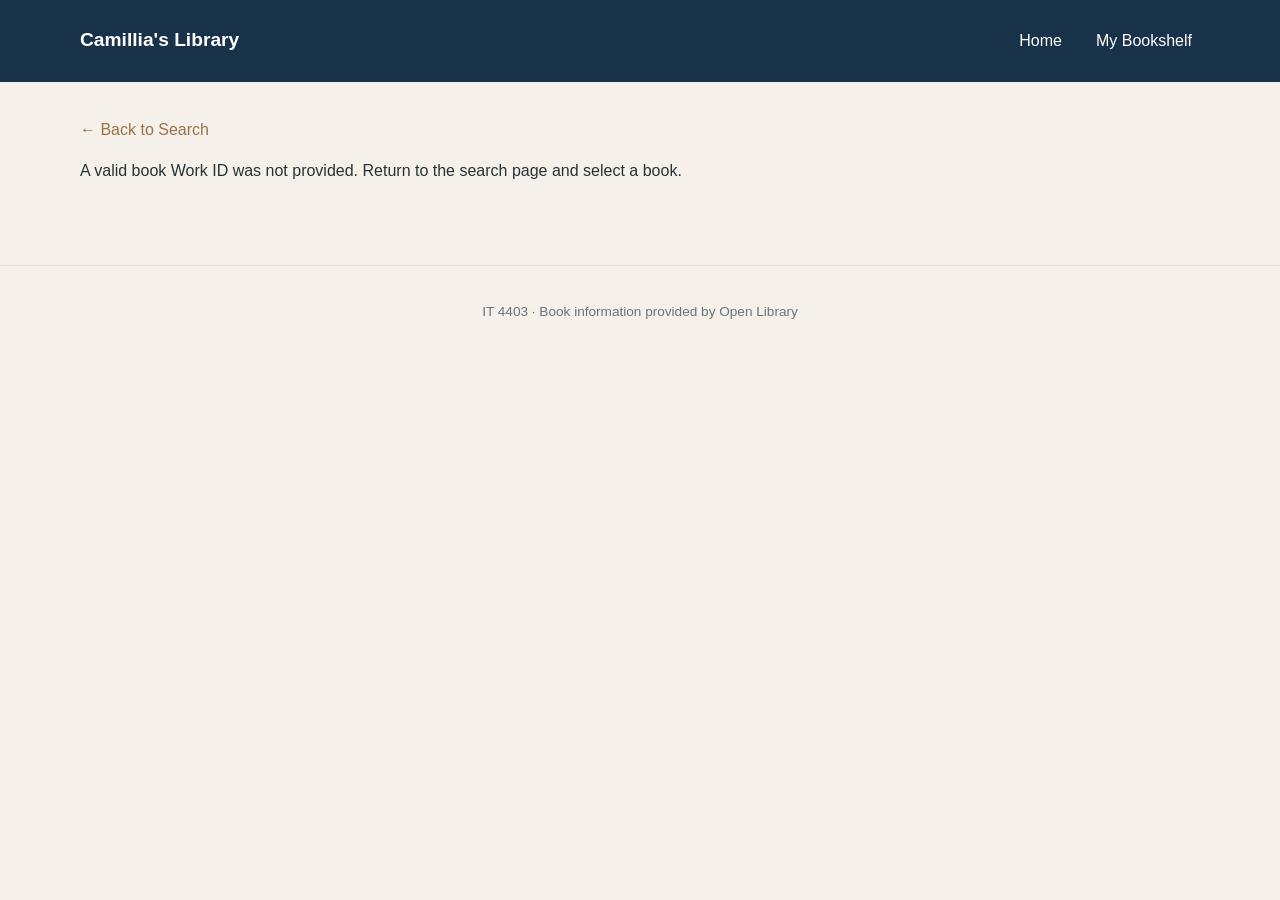
<file: milestone2/details.html>
<!DOCTYPE html>
<html lang="en">
<head>
  <meta charset="UTF-8">
  <meta name="viewport" content="width=device-width, initial-scale=1.0">
  <title>Book Details | Camillia's Library</title>
  <link rel="stylesheet" href="css/style.css">
  <script src="js/details.js" defer></script>
</head>
<body>
  <header class="site-header">
    <div class="nav-wrap">
      <a class="brand" href="index.html">Camillia's Library</a>
      <nav aria-label="Main navigation">
        <a href="index.html">Home</a>
        <a href="bookshelf.html">My Bookshelf</a>
      </nav>
    </div>
  </header>

  <main class="container detail-container">
    <a class="back-link" href="index.html">← Back to Search</a>
    <p id="detail-status" role="status">Loading book information…</p>

    <article id="book-detail" class="detail-card" hidden>
      <div class="detail-cover-wrap">
        <img id="detail-cover" class="detail-cover" alt="Book cover">
      </div>
      <div class="detail-copy">
        <p class="eyebrow">BOOK DETAILS</p>
        <h1 id="detail-title"></h1>
        <p>Work ID: <span id="detail-id"></span></p>
        <h2>About this book</h2>
        <p id="detail-description"></p>
        <h2>Subjects</h2>
        <ul id="detail-subjects"></ul>
        <a id="open-library-link" href="#" target="_blank" rel="noopener noreferrer">
          View on Open Library
        </a>
      </div>
    </article>
  </main>

  <footer class="site-footer">
    <p>IT 4403 · Book information provided by Open Library</p>
  </footer>
</body>
</html>
</file>
<file: milestone2/css/style.css>
:root {
  --cream: #f5f1ea;
  --paper: #fffdf9;
  --navy: #18324a;
  --ink: #263238;
  --muted: #69747a;
  --gold: #c39b62;
  --line: #e5ddd1;
}

* {
  box-sizing: border-box;
}

body {
  margin: 0;
  background: var(--cream);
  color: var(--ink);
  font-family: "Segoe UI", Arial, sans-serif;
  line-height: 1.6;
}

a {
  color: inherit;
}

.site-header {
  background: var(--navy);
  color: white;
  padding: 20px;
}

.nav-wrap {
  max-width: 1120px;
  margin: auto;
  display: flex;
  justify-content: space-between;
  align-items: center;
  gap: 20px;
}

.brand {
  color: white;
  font-size: 1.2rem;
  font-weight: bold;
  text-decoration: none;
}

nav {
  display: flex;
  gap: 18px;
}

nav a {
  color: white;
  text-decoration: none;
  padding: 8px;
}

nav a:hover,
nav a[aria-current="page"] {
  color: #e8c99b;
}

.container {
  width: min(1120px, 92%);
  margin: auto;
}

.hero,
.page-intro {
  padding: 55px 0 35px;
}

h1,
h2 {
  color: var(--navy);
  font-family: Georgia, serif;
}

h1 {
  font-size: clamp(2rem, 6vw, 3.6rem);
  line-height: 1.15;
}

h1 em {
  color: #987347;
}

.eyebrow {
  color: #987347;
  font-size: 0.75rem;
  font-weight: bold;
  letter-spacing: 2px;
}

.hero-copy {
  color: var(--muted);
  font-size: 1.1rem;
}

.search-form {
  display: flex;
  gap: 10px;
  max-width: 740px;
}

input,
select {
  padding: 12px;
  border: 1px solid #d7cec1;
  border-radius: 6px;
  font: inherit;
  background: var(--paper);
}

.search-form input {
  flex: 1;
  min-width: 0;
}

button,
.button {
  background: var(--navy);
  color: white;
  border: none;
  border-radius: 6px;
  padding: 12px 18px;
  font: inherit;
  cursor: pointer;
  text-decoration: none;
}

button:hover,
.button:hover {
  background: #102638;
}

.results-section {
  padding: 30px 0 65px;
  border-top: 1px solid var(--line);
}

.section-heading {
  display: flex;
  justify-content: space-between;
  align-items: center;
  gap: 15px;
}

.book-grid {
  display: grid;
  grid-template-columns: repeat(5, minmax(0, 1fr));
  gap: 18px;
  margin: 25px 0;
}

.book-card {
  background: var(--paper);
  border: 1px solid var(--line);
  border-radius: 8px;
  overflow: hidden;
  box-shadow: 0 5px 16px #18324a0d;
}

.book-cover-link {
  height: 220px;
  padding: 15px;
  display: flex;
  align-items: center;
  justify-content: center;
  background: #eee7dc;
  text-decoration: none;
}

.book-cover {
  max-width: 100%;
  max-height: 100%;
  object-fit: contain;
  box-shadow: 0 5px 14px #0002;
}

.cover-placeholder {
  width: 120px;
  height: 170px;
  padding: 12px;
  display: grid;
  place-items: center;
  text-align: center;
  overflow-wrap: anywhere;
  background: #d9c7aa;
  color: var(--navy);
  font-family: Georgia, serif;
}

.book-info {
  padding: 14px;
}

.book-title {
  color: var(--navy);
  font-family: Georgia, serif;
  font-weight: bold;
  text-decoration: none;
}

.book-title:hover {
  text-decoration: underline;
}

.book-author,
.book-year,
.muted {
  color: var(--muted);
  font-size: 0.85rem;
}

.pagination-wrap {
  display: flex;
  align-items: center;
  gap: 10px;
  margin: 25px 0;
}

.status-message {
  color: var(--muted);
}

.status-message.error {
  color: #9c3c31;
}

.detail-container {
  padding-top: 35px;
  padding-bottom: 65px;
}

.back-link {
  color: #987347;
  text-decoration: none;
}

.detail-card {
  display: grid;
  grid-template-columns: minmax(180px, 280px) 1fr;
  gap: 40px;
  background: var(--paper);
  border: 1px solid var(--line);
  border-radius: 10px;
  padding: 30px;
}

.detail-cover-wrap {
  min-height: 250px;
  background: #eee7dc;
  display: flex;
  justify-content: center;
  align-items: center;
  padding: 20px;
}

.detail-cover {
  max-width: 100%;
  max-height: 400px;
  object-fit: contain;
}

.detail-copy h1 {
  overflow-wrap: anywhere;
}

.detail-copy h2 {
  font-size: 1.2rem;
}

.description {
  white-space: pre-line;
}

.subject-list {
  display: flex;
  flex-wrap: wrap;
  gap: 8px;
  list-style: none;
  padding: 0;
}

.subject-list li {
  padding: 5px 10px;
  background: #f7f0e5;
  border: 1px solid #e2d4c0;
  border-radius: 20px;
  font-size: 0.85rem;
}

.site-footer {
  border-top: 1px solid var(--line);
  text-align: center;
  padding: 22px;
  color: var(--muted);
  font-size: 0.85rem;
}

[hidden] {
  display: none !important;
}

@media (max-width: 850px) {
  .book-grid {
    grid-template-columns: repeat(3, minmax(0, 1fr));
  }
}

@media (max-width: 600px) {
  .nav-wrap {
    flex-direction: column;
    align-items: flex-start;
  }

  .search-form {
    flex-direction: column;
  }

  .section-heading {
    align-items: flex-start;
    flex-direction: column;
  }

  .book-grid {
    grid-template-columns: repeat(2, minmax(0, 1fr));
    gap: 12px;
  }

  .book-cover-link {
    height: 185px;
  }

  .detail-card {
    grid-template-columns: 1fr;
    gap: 25px;
    padding: 20px;
  }
}
</file>
<file: milestone3/style.css>
/* Open Library - IT 4403 Milestone 3 */

* {
    margin: 0;
    padding: 0;
    box-sizing: border-box;
}

body {
    font-family: Arial, sans-serif;
    background-color: #f5f1ea;
    color: #263238;
    line-height: 1.6;
}

/* Header */
header {
    background-color: #18324a;
    color: white;
    text-align: center;
    padding: 35px 20px;
}

header h1 {
    font-size: 2.3rem;
    margin-bottom: 8px;
}

header p {
    font-size: 1rem;
}

/* Navigation */
nav {
    background-color: #263f55;
    display: flex;
    justify-content: center;
    flex-wrap: wrap;
    gap: 12px;
    padding: 15px;
}

nav button {
    background-color: transparent;
    color: white;
    border: 2px solid white;
    padding: 10px 22px;
    border-radius: 6px;
    cursor: pointer;
    font-size: 15px;
}

nav button:hover {
    background-color: white;
    color: #18324a;
}

/* Main content */
main {
    max-width: 1100px;
    min-height: 450px;
    margin: 35px auto;
    padding: 25px;
}

section {
    margin-bottom: 25px;
}

h2 {
    color: #18324a;
    margin-bottom: 15px;
}

p {
    margin-bottom: 12px;
}

/* Buttons */
button {
    cursor: pointer;
}

#startSearch {
    background-color: #18324a;
    color: white;
    border: none;
    padding: 12px 25px;
    border-radius: 6px;
    margin-top: 15px;
    font-size: 16px;
}

#startSearch:hover {
    background-color: #345c7d;
}

/* Search form */
input {
    padding: 12px;
    border: 1px solid #bbb;
    border-radius: 6px;
    width: 100%;
    max-width: 450px;
    margin: 10px 0;
    font-size: 16px;
}

button:focus,
input:focus {
    outline: 2px solid #d6a84b;
    outline-offset: 2px;
}

/* Book cards */
.book-grid {
    display: grid;
    grid-template-columns: repeat(auto-fit, minmax(180px, 1fr));
    gap: 20px;
    margin-top: 25px;
}

.book-card {
    background-color: white;
    border-radius: 10px;
    padding: 18px;
    text-align: center;
    box-shadow: 0 3px 10px rgba(0, 0, 0, 0.1);
}

.book-card img {
    width: 120px;
    height: 170px;
    object-fit: contain;
    margin-bottom: 12px;
}

.book-card h3 {
    color: #18324a;
    font-size: 17px;
    margin-bottom: 8px;
}

.book-card button {
    background-color: #18324a;
    color: white;
    border: none;
    padding: 9px 14px;
    border-radius: 5px;
    margin: 5px;
}

.book-card button:hover {
    background-color: #345c7d;
}

/* Footer */
footer {
    background-color: #18324a;
    color: white;
    text-align: center;
    padding: 20px;
    margin-top: 40px;
}

/* Mobile layout */
@media (max-width: 600px) {
    header h1 {
        font-size: 1.8rem;
    }

    nav {
        flex-direction: column;
        align-items: center;
    }

    nav button {
        width: 90%;
    }

    main {
        padding: 18px;
    }

    .book-grid {
        grid-template-columns: repeat(auto-fit, minmax(140px, 1fr));
    }
}
</file>
